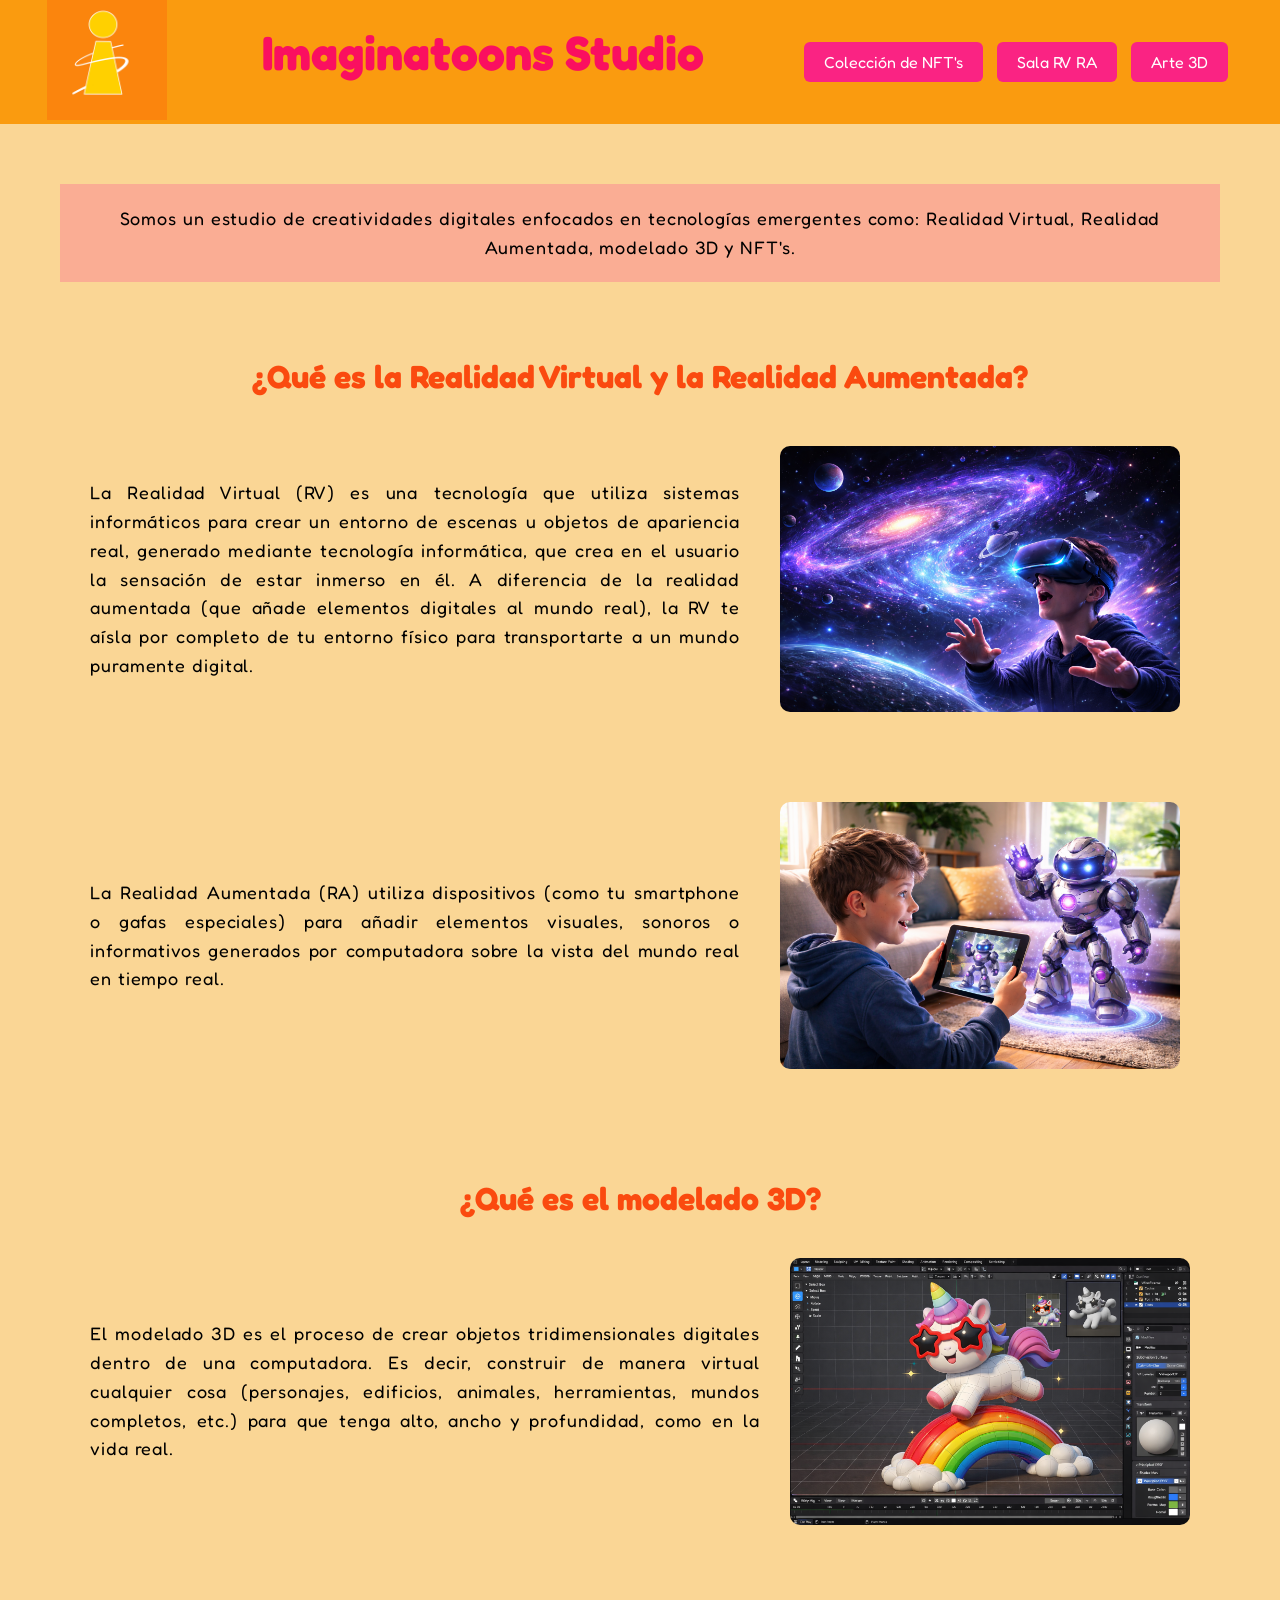
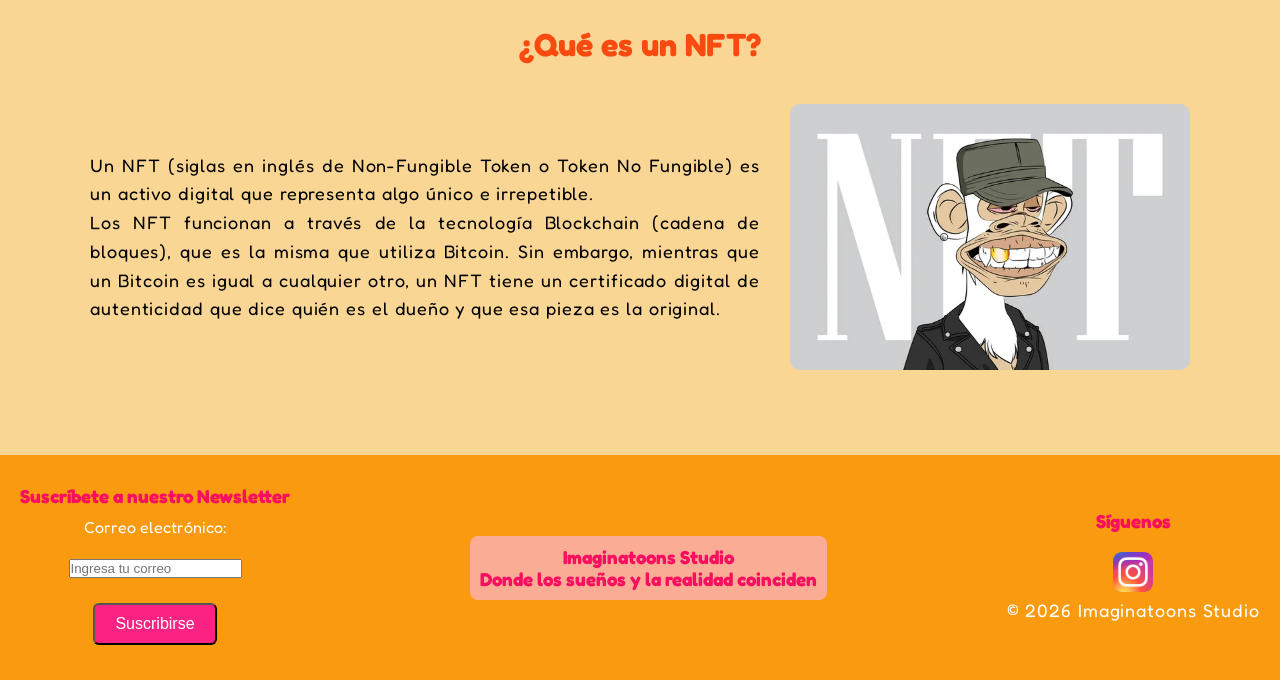
<file: index.html>
<!DOCTYPE html>
<html lang="en">
<head>
    <meta charset="UTF-8">
    <meta name="viewport" content="width=device-width, initial-scale=1.0">
    <title>Document</title>
    <link rel="stylesheet" href="styles.css">
    <link rel="preconnect" href="https://fonts.googleapis.com">
    <link rel="preconnect" href="https://fonts.gstatic.com" crossorigin>
    <link href="https://fonts.googleapis.com/css2?family=Fredoka:wght@300..700&display=swap" rel="stylesheet">
</head>

<body>
  
    <nav class="navbar">
        <div class="logo"><img src="Img.png"></div>
        <div class="title"> 
            <h1 class="miclass">Imaginatoons Studio</h1>
        </div>
        <div>
            <a href="https://opensea.io/collection/imaginatoons-collection" class="btn">Colección de NFT's</a>
            <a href="salas.html" class="btn">Sala RV RA</a>
            <a href="Modelado.html" class="btn">Arte 3D</a>
        </div>
    </nav>

    <main>

        <section class="miclase">
            <p>Somos un estudio de creatividades digitales enfocados en tecnologías emergentes como: Realidad Virtual, Realidad Aumentada, modelado 3D y NFT's.</p>
         </section>
    
        <section class="box">
            <h2>¿Qué es la Realidad Virtual y la Realidad Aumentada?</h2>
        
            <div class="contenido">
                <p>La Realidad Virtual (RV) es una tecnología que utiliza sistemas informáticos para crear un entorno de escenas u objetos de apariencia real,
                generado mediante tecnología informática, que crea en el usuario la sensación de estar inmerso en él.
                A diferencia de la realidad aumentada (que añade elementos digitales al mundo real), la RV te aísla por completo de tu entorno físico
                para transportarte a un mundo puramente digital. 
                </p>
                <img class="mge" src="realidadvirtual.png" alt="realidad virtual">
            </div>
        
            <div class="contenido">
                <p>
                La Realidad Aumentada (RA) utiliza dispositivos (como tu smartphone o gafas especiales)
                para añadir elementos visuales, sonoros o informativos generados por computadora sobre la vista del mundo real en tiempo real.
                </p>
                <img class="mge" src="realidad aumentada.png" alt="realidad aumentada">
            </div>
        </section>


        <section class="box">
            <h2>¿Qué es el modelado 3D?</h2> 

            <div class="contenido">
                <p>
                El modelado 3D es el proceso de crear objetos tridimensionales digitales dentro de una computadora.
                Es decir, construir de manera virtual cualquier cosa (personajes, edificios, animales, herramientas, mundos completos, etc.)
                para que tenga alto, ancho y profundidad, como en la vida real.
                </p>
                <img src="unicornio.png" alt="unicornio3D">
            </div>
        </section>
    
        <section class="box">
            <h2>¿Qué es un NFT?</h2> 
        
            <div class="contenido">
                <p>
                Un NFT (siglas en inglés de Non-Fungible Token o Token No Fungible) es un activo digital
                que representa algo único e irrepetible.<br>
                Los NFT funcionan a través de la tecnología Blockchain (cadena de bloques), que es la misma que utiliza Bitcoin.
                Sin embargo, mientras que un Bitcoin es igual a cualquier otro, un NFT tiene un certificado digital de autenticidad
                que dice quién es el dueño y que esa pieza es la original.
                </p>
                <img src="boredape.jpg" alt="nft">
            </div>
        </section>

     </main>
    
    <footer class="footer">
        <div class="footer-container">

            <div class="newsletter">
                <h3 class="miclass">Suscríbete a nuestro Newsletter</h3>
                <form>
                    <label for="email">Correo electrónico:</label><br><br>
                    <input type="email" id="email" name="email" placeholder="Ingresa tu correo" required><br><br>
                    <button type="submit" class="btn">Suscribirse</button>
                 </form>
            </div>
            
            <div class="slogan">
                <h3 class="miclass">Imaginatoons Studio <br>
                 Donde los sueños y la realidad coinciden</h3>
            </div>

            <div class="social">
                <h3 class="miclass">Síguenos</h3> 
                <br> 
                <a href="https://www.instagram.com/imaginatoonstudio" target="_blank">
                <img src="insta.png" width="40" height="40" class="icono-red">
                </a>
                <p>© 2026 Imaginatoons Studio</p>      
            </div>
        </div>
    
    </footer>

</body>
</html>
</file>
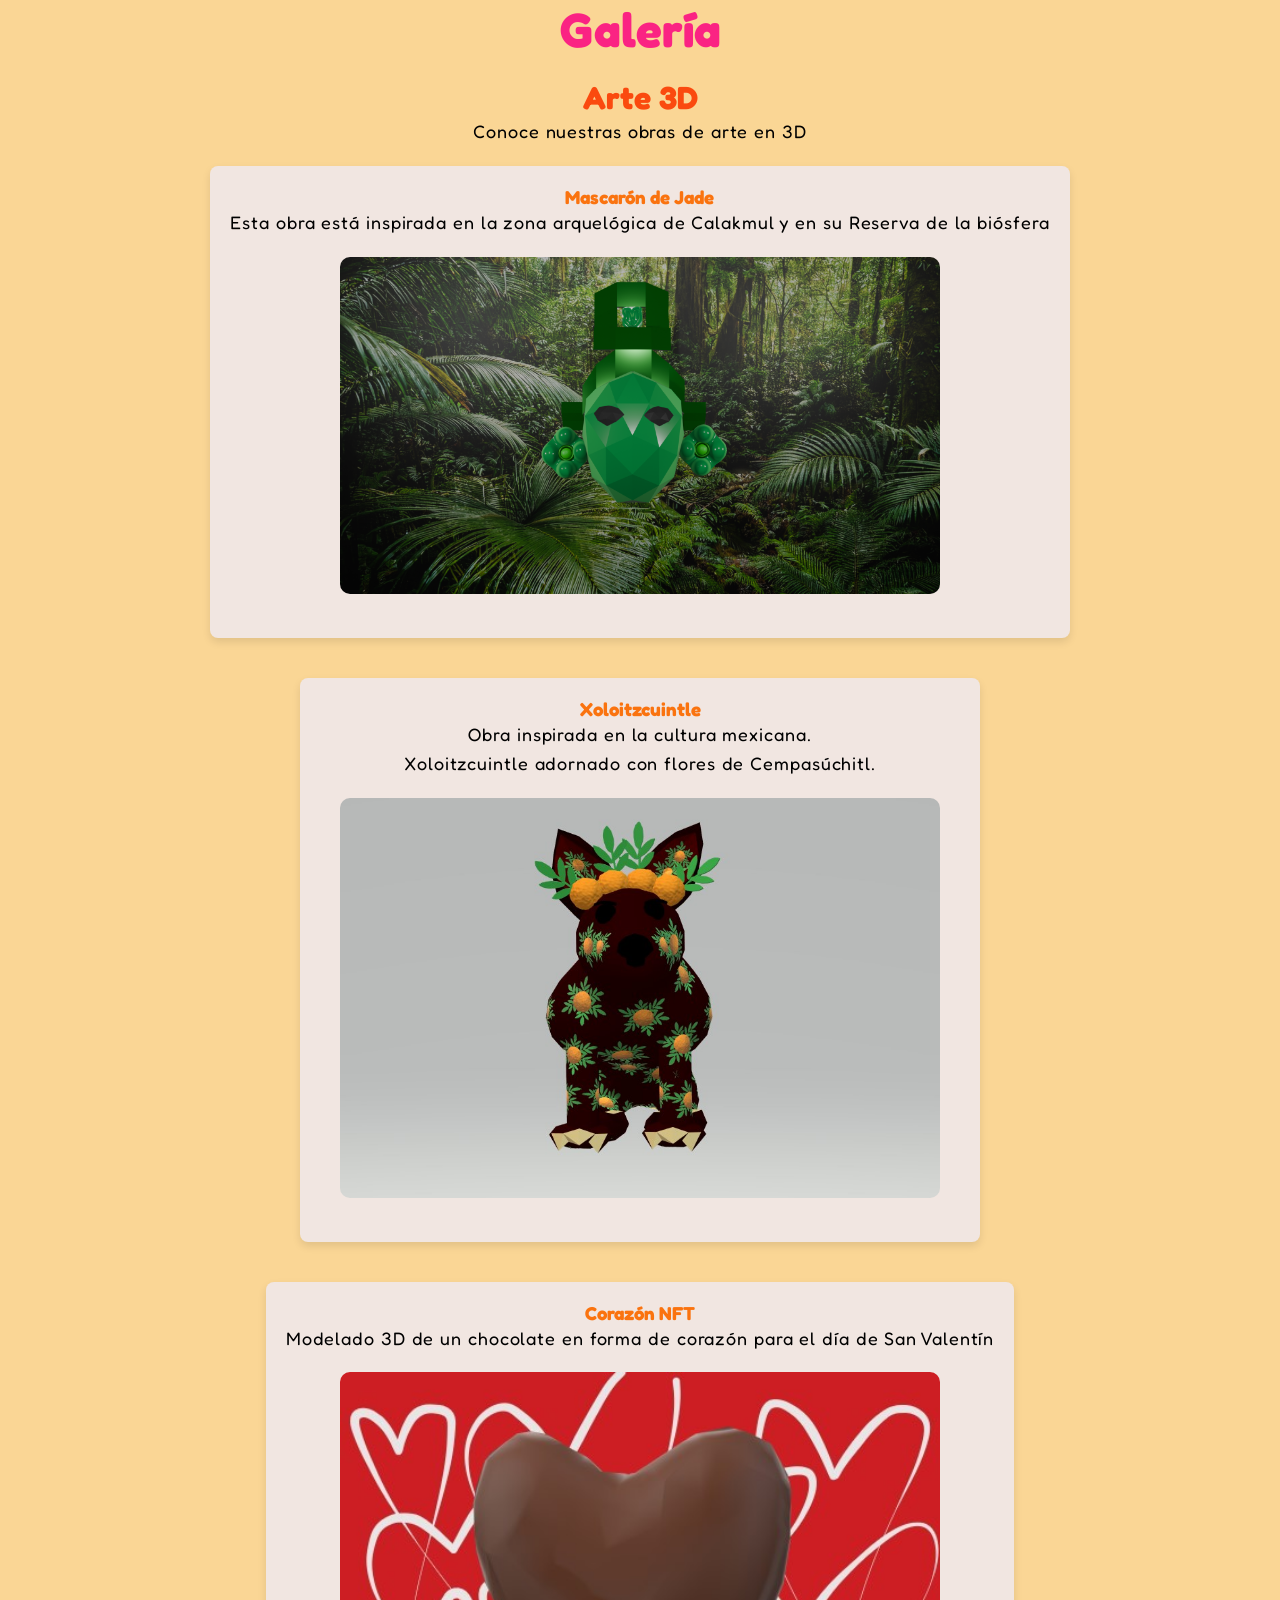
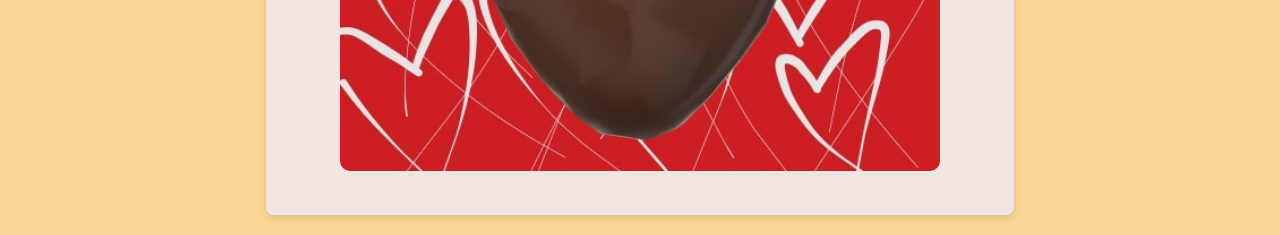
<file: Modelado.html>
<!DOCTYPE html>
<html lang="en">
<head>
    <meta charset="UTF-8">
    <meta name="viewport" content="width=device-width, initial-scale=1.0">
    <title>Document</title>
     <link rel="stylesheet" href="styles.css">
     <link rel="preconnect" href="https://fonts.googleapis.com">
    <link rel="preconnect" href="https://fonts.gstatic.com" crossorigin>
    <link href="https://fonts.googleapis.com/css2?family=Fredoka:wght@300..700&display=swap" rel="stylesheet">
</head>

<body>

  <h1>Galería</h1>

  <h2>Arte 3D</h2>

  <P>Conoce nuestras obras de arte en 3D</P>

  <div class="galeria">

    <div class="container">
      <div class="card">
        <h3>Mascarón de Jade</h3>
        <p>Esta obra está inspirada en la zona arquelógica de Calakmul y en su Reserva de la biósfera</p>
        <img src="cabeza maya.png" alt="Maya" class="obras">
      </div>
    </div>   

    <div class="container">
      <div class="card">
        <h3>Xoloitzcuintle</h3>
        <p>Obra inspirada en la cultura mexicana. <br>
        Xoloitzcuintle adornado con flores de Cempasúchitl.</p>
        <img src="Xolotzcuintle cempasuchiltl.jpg" alt="Xolotzcuintle" class="obras">
      </div>
    </div>

    <div class="container">
      <div class="card">
        <h3>Corazón NFT</h3>
        <p>Modelado 3D de un chocolate en forma de corazón para el día de San Valentín</p>
        <img src="choco san val.jpg" alt="Chocolate" class="obras">
      </div>
    </div>
    
  </div>

</body>
</html>
</file>
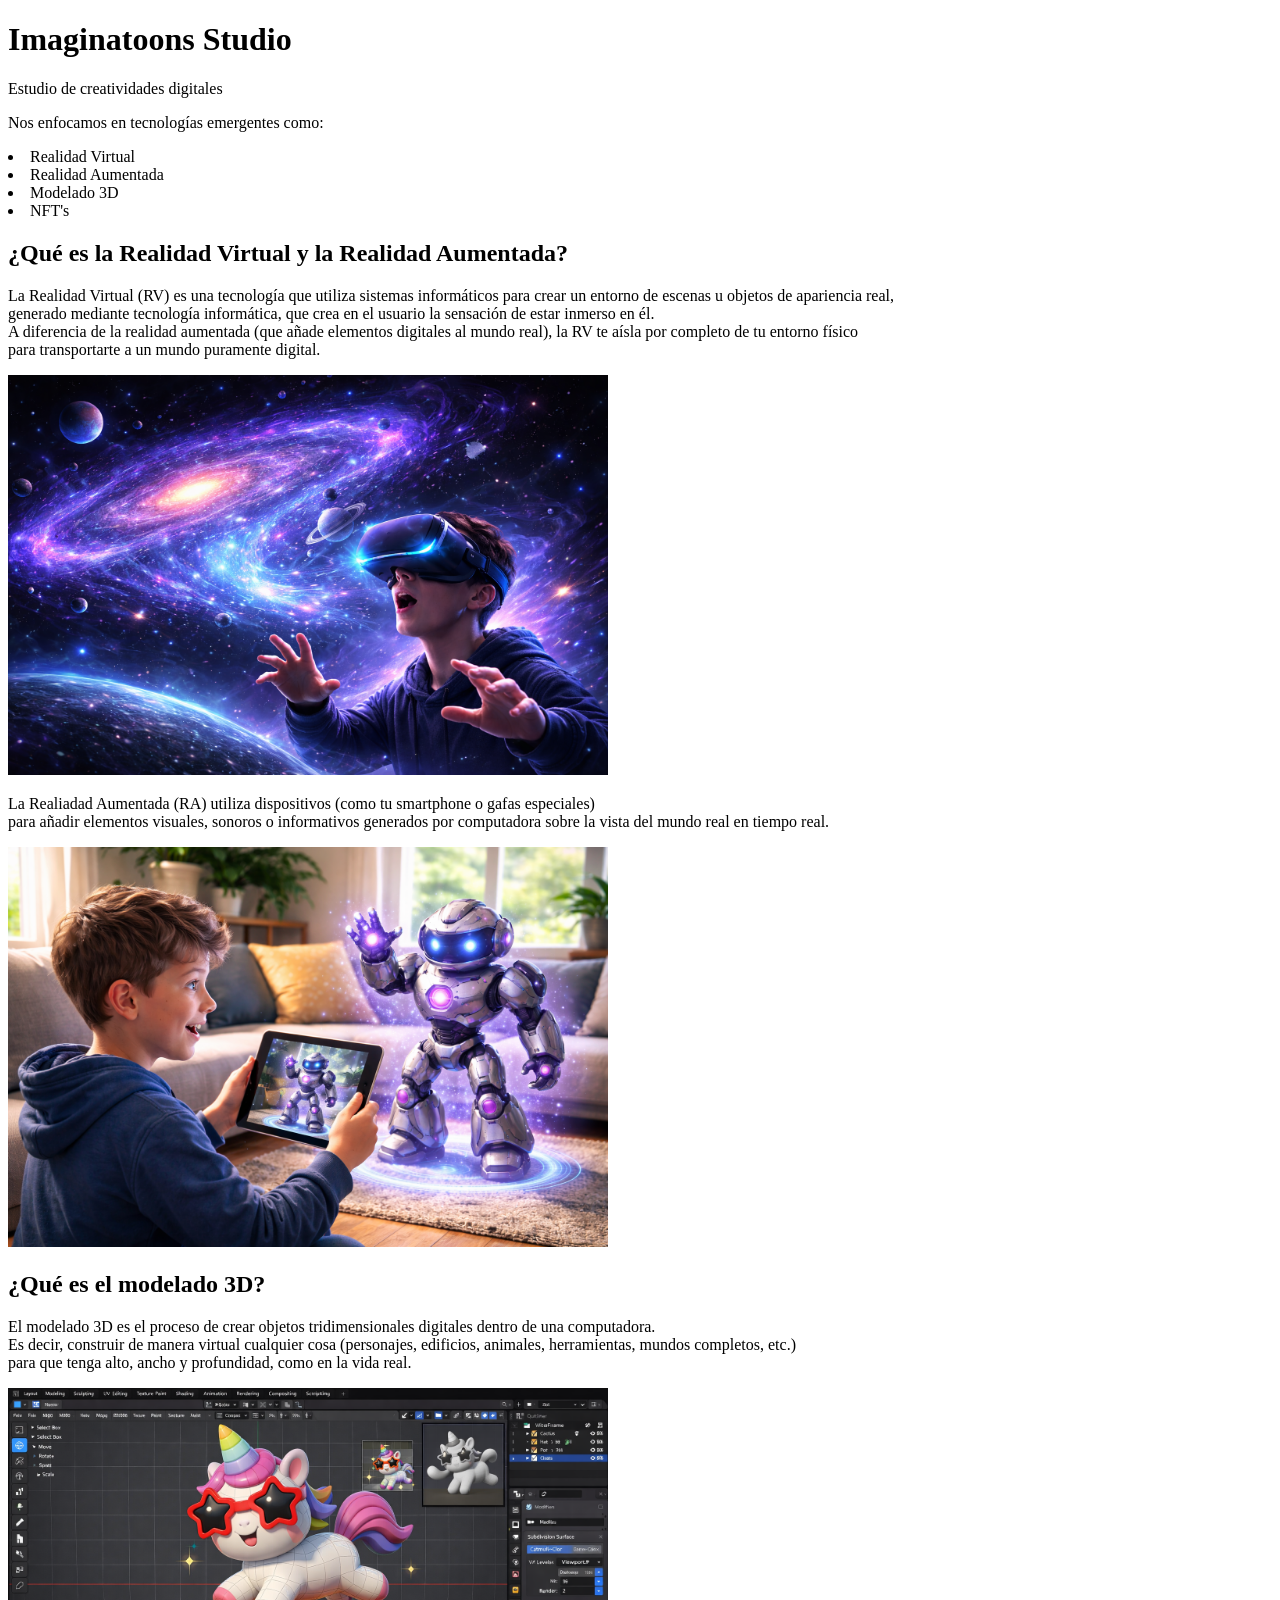
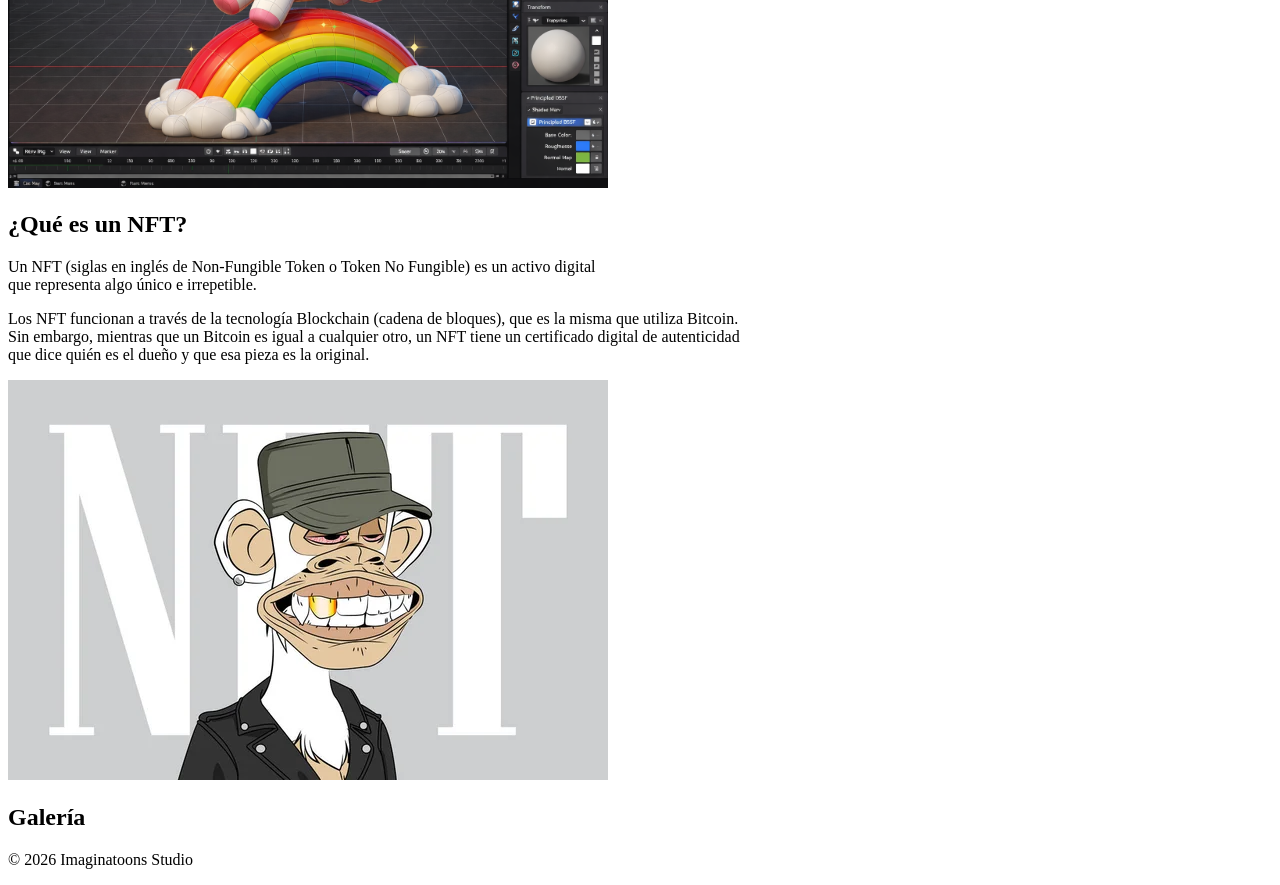
<file: proyecto1.html>
<!DOCTYPE html>
<html lang="en">
<head>
    <meta charset="UTF-8">
    <meta name="viewport" content="width=device-width, initial-scale=1.0">
    <title>Document</title>
</head>
<body>
  
    <header>
        <h1>Imaginatoons Studio</h1>
        <p>Estudio de creatividades digitales</p>
    </header>

    <nav></nav>

    <main>

    <section>
    <p>Nos enfocamos en tecnologías emergentes como:</p>
    <li>Realidad Virtual</li>
    <li>Realidad Aumentada</li>
    <li>Modelado 3D</li> 
    <li>NFT's</li>
    </section>
    
    <section>
    <h2>¿Qué es la Realidad Virtual y la Realidad Aumentada?</h2>

    <p>La Realidad Virtual (RV) es una tecnología que utiliza sistemas informáticos para crear un entorno de escenas u objetos de apariencia real, <br>
    generado mediante tecnología informática, que crea en el usuario la sensación de estar inmerso en él. <br>
    A diferencia de la realidad aumentada (que añade elementos digitales al mundo real), la RV te aísla por completo de tu entorno físico <br>
    para transportarte a un mundo puramente digital. </p>
    <img src="realidadvirtual.png" alt="realidad virtual" width="600" height="400">

    <p>La Realiadad Aumentada (RA) utiliza dispositivos (como tu smartphone o gafas especiales) <br>
    para añadir elementos visuales, sonoros o informativos generados por computadora sobre la vista del mundo real en tiempo real.</p>
    <img src="realidad aumentada.png" alt="realidad aumentada" width="600" height="400">
    </section>

    <section>
    <h2>¿Qué es el modelado 3D?</h2> 
    <p>El modelado 3D es el proceso de crear objetos tridimensionales digitales dentro de una computadora.<br>
     Es decir, construir de manera virtual cualquier cosa (personajes, edificios, animales, herramientas, mundos completos, etc.) <br>
     para que tenga alto, ancho y profundidad, como en la vida real.</p> 
    <img src="unicornio.png" alt="unicornio3D" width="600" height="400"> 
    </section>
    
    <section>
    <h2>¿Qué es un NFT?</h2> 
    <p>Un NFT (siglas en inglés de Non-Fungible Token o Token No Fungible) es un activo digital <br>
    que representa algo único e irrepetible.</p> 
    <p>Los NFT funcionan a través de la tecnología Blockchain (cadena de bloques), que es la misma que utiliza Bitcoin. <br>
    Sin embargo, mientras que un Bitcoin es igual a cualquier otro, un NFT tiene un certificado digital de autenticidad <br>
    que dice quién es el dueño y que esa pieza es la original.</p> 
    <img src="boredape.jpg" alt="nft">
    </section>
    
    <section>
    <h2>Galería</h2>  
    </section>
    

    </main>

    <footer>
    <p>© 2026 Imaginatoons Studio</p>  
    </footer>

</body>
</html>
</file>
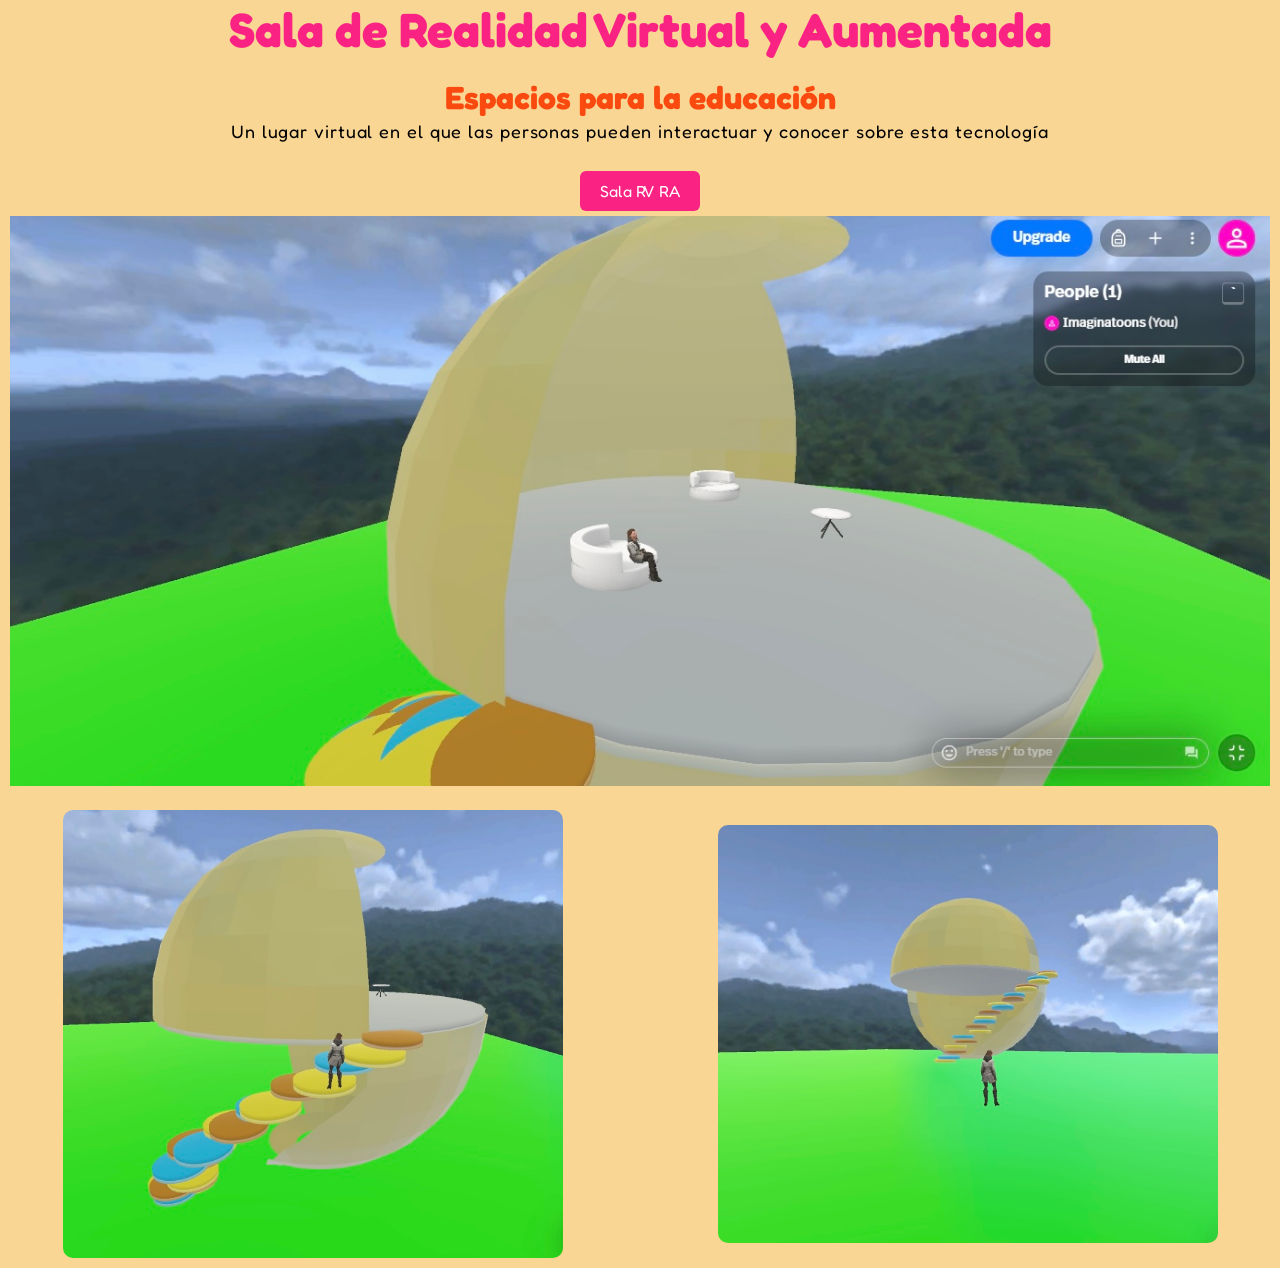
<file: salas.html>
<!DOCTYPE html>
<html lang="en">
<head>
    <meta charset="UTF-8">
    <meta name="viewport" content="width=device-width, initial-scale=1.0">
    <title>Document</title>
     <link rel="stylesheet" href="styles.css">
     <link rel="preconnect" href="https://fonts.googleapis.com">
    <link rel="preconnect" href="https://fonts.gstatic.com" crossorigin>
    <link href="https://fonts.googleapis.com/css2?family=Fredoka:wght@300..700&display=swap" rel="stylesheet">
</head>
<body>
    
    <h1>Sala de Realidad Virtual y Aumentada</h1>

    <div class="titular">
        <h2>Espacios para la educación</h2>
        <p>Un lugar virtual en el que las personas pueden interactuar y conocer sobre esta tecnología</p>
    </div>

    <div class="portada">
        <a href="https://www.spatial.io/s/Imaginatoonss-Lo-Fi-Area-66de34cd4c69dbf2f3ad2c83?share=8569841170329886918" class="btn">Sala RV RA</a>
        <br>
        <img src="sala 3.JPEG" class="imagen1" alt="salaRV1">
    </div>

    <div class="room">
        <img class="espacio" src="sala2.JPEG" alt="salaRV2">
        <img class="espacio" src="sala1.JPEG" alt="salaRV3">
    </div>
    
</body>
</html>
</file>
<file: styles.css>
body {
  font-family: "Fredoka", Arial, sans-serif;
  background-color: #FAD695;
  text-align: center;
}

h1 {
  color: #FA2383;
  font-size: 48px;    
  margin-bottom: 20px;
  font-weight: 700;
  text-align: center;
}

h3 {
  color: #FA730F;
}

.miclass {
  color: #FA0F60;
}

h4 {
  color: #FA2383;
}

h2 {
  color: #FA4A0F;
  font-size: 32px;
}

p {
  font-weight: 400;
  font-size: 18px;
  line-height: 1.6;
  letter-spacing: 0.05em
}

.miclase {
  background-color:#FAAD94;
  padding: 20px 40px;
  border: 30px;
  margin: 60px;
}

.icono-red {
  width: 40px;
  transition: 0.3s;
}

.icono-red:hover {
  transform: scale(1.2);
  opacity: 0.7;
}

section {
  padding: 40px;
}

* {
  margin: 0;
  padding: 0;
  box-sizing: border-box;
}

.imagen1 {
  max-width: 100%;
  height: auto;
}

.box {
  padding: 15px;
  border: 5px;
  margin: 30px;
}

.contenido{
  display:flex;
  align-items:center;
  gap:30px;
  flex-wrap:wrap;
  border: 5px;
  padding: 30px 35px;
  margin: 10px;
  text-align: justify;
}

.contenido img{
  width:400px;
  max-width:100%;
  border-radius:10px;
}


@media (max-width: 820px){
  .contenido img{
    width: 100%;
    flex-direction: column;
  }
}

@media (max-width: 768px) {
  .contenido {
    padding: 10px;
    margin: 5px;
  }
}

.contenido p{
  flex:1; 
}

.mge {
  margin: 10px; 
}

.galeria {
  display:flex;
  flex-direction: column;
  align-items: center;
}

.galeria img{
  margin: 20px;
}

.room {
  display: flex;
  align-items:center;
  gap:30px;
  flex-wrap:wrap;
  justify-content: space-around;
}

.room img{
  margin: 10px;
  width:500px;
  max-width: 90%;
}

.container {
  display: flex;
  justify-content: center;
  align-items: center;
}

.card {
  background-color: #f1e6e1;
  padding: 20px;
  box-shadow: 0 4px 8px rgba(0, 0, 0, 0.1);
  border-radius: 8px;
  text-align: center;
  margin: 20px;
}

.obras {
  width: 600px;
  border-radius: 10px; 
}

@media (max-width: 768px){
  .obras{
    width: 90%;
  }
}

.navbar {
  display: flex;
  align-items: center;
  justify-content: space-around;
  background-color: #FA9B0F;
  color: white;
  flex-wrap: wrap;
}

.logo {
  font-weight: bold;
}

.btn {
  display: inline-block;
  padding: 10px 20px;
  background-color:#FA2383;
  color: white;
  text-decoration: none;
  border-radius: 6px;
  font-size: 16px;
  margin: 5px;
}


.btn:hover {
  background-color:#FAAD94;
}


.logo img {
  width: 120px;
  height: auto;
}

@media (max-width: 768px) {
  .navbar {
    flex-direction: column;
    align-items:center;
    gap: 10px;
  }


  .btn {
    width: 80%;
    text-align: center;
  }

  .logo {
    width: 40px; 
    min-width: 40px;
  }
}

.footer {
  background-color:#FA9B0F;
  color: white;
  padding: 30px 20px;
}

.footer-container {
  display: flex;
  justify-content: space-between;
  align-items: center;
  flex-wrap: wrap; 
}

.newsletter h3 {
  margin-bottom: 10px;
}

.social {
  text-align: center;
}

@media (max-width: 600px) {
  .footer-container {
    flex-direction: column;
    text-align: center;
  }

  .social {
    text-align: center;
    margin-top: 20px;
  }

  .newsletter input {
    margin-bottom: 10px;
  }
}

.slogan{
  background-color: #FAAD94;
  border-radius: 8px;
  padding: 10px;
  margin: 10px;
}

.espacio {
  border-radius: 10px;
}

.titular {
  margin: 20px;
}

.portada {
  margin: 10px;
}
</file>
